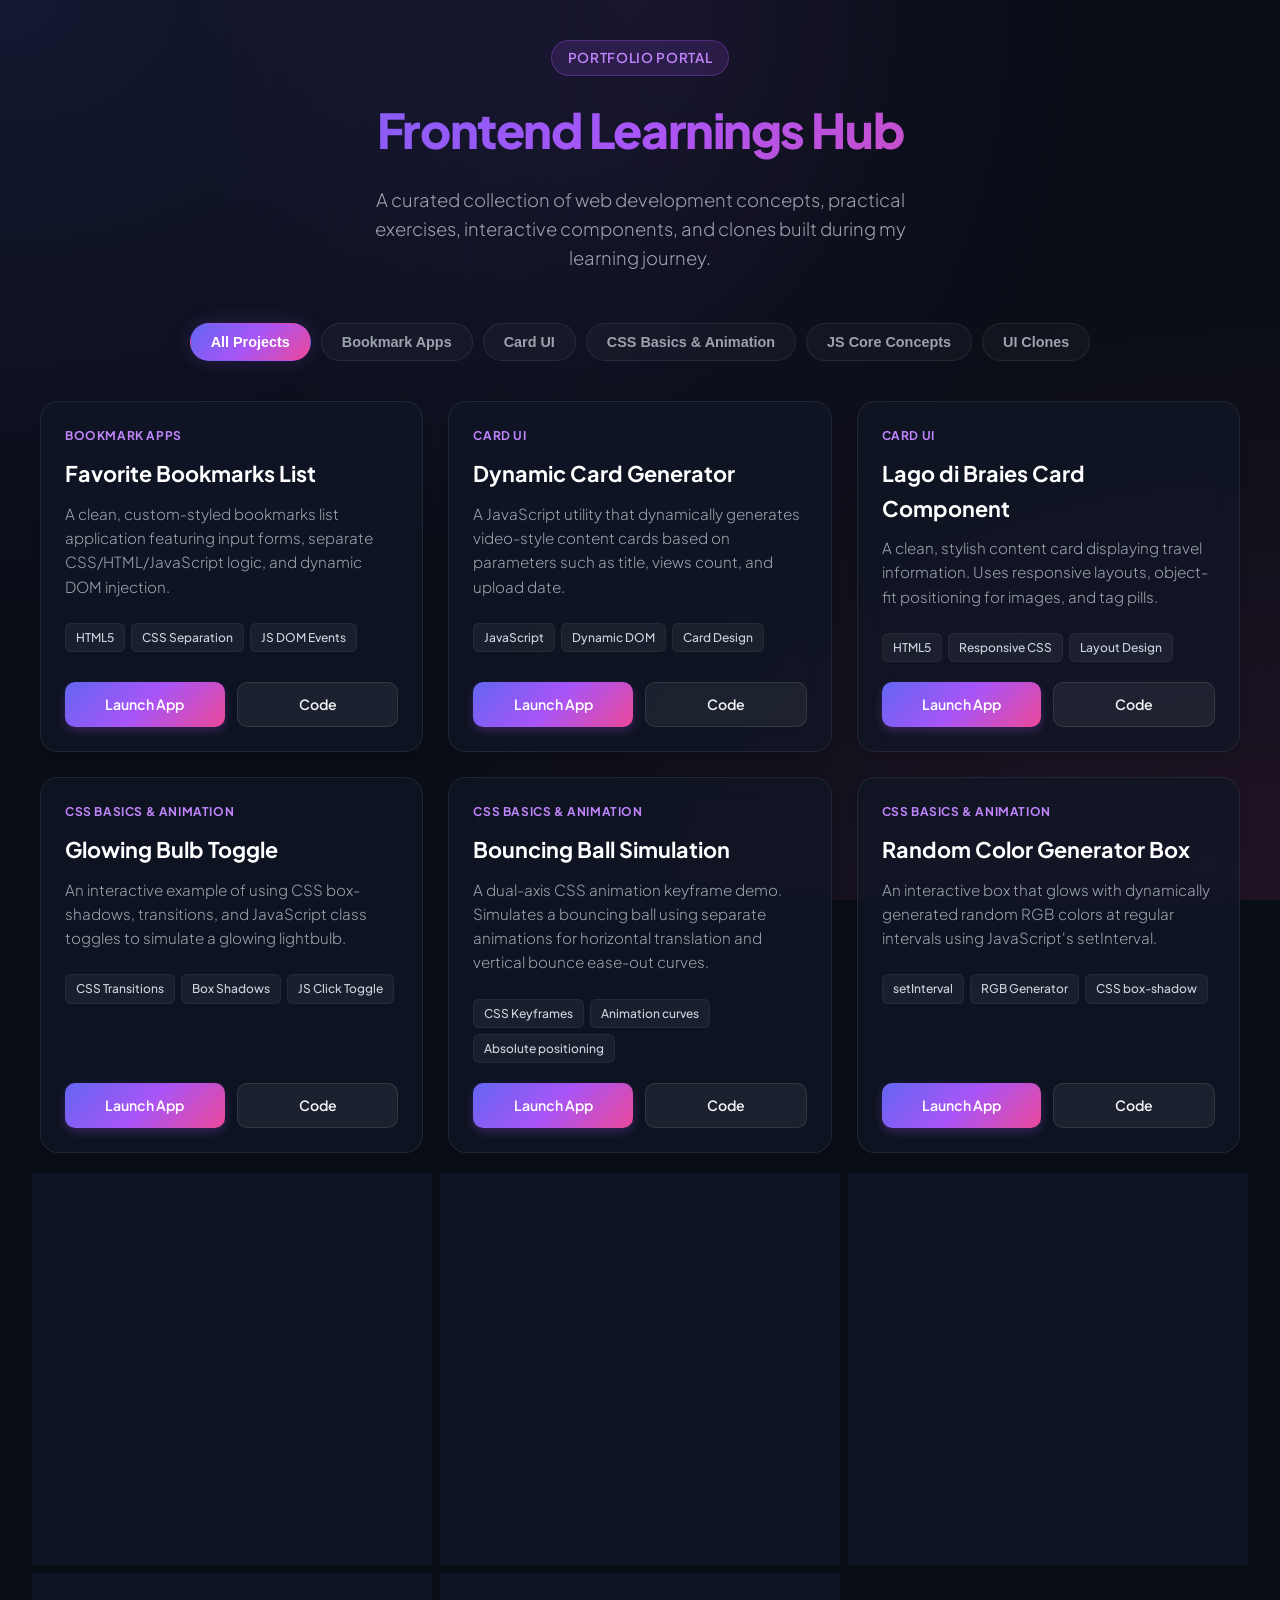
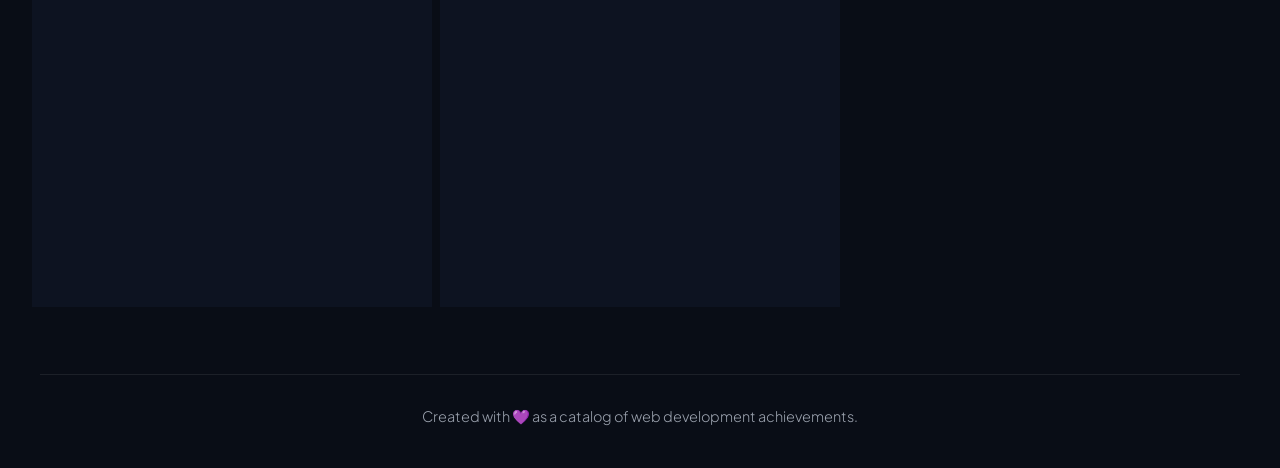
<file: index.html>
<!DOCTYPE html>
<html lang="en">
<head>
  <meta charset="UTF-8">
  <meta name="viewport" content="width=device-width, initial-scale=1.0">
  <title>Frontend Learnings Hub 🚀</title>

  <link rel="preconnect" href="https://fonts.googleapis.com">
  <link rel="preconnect" href="https://fonts.gstatic.com" crossorigin>
  <link href="https://fonts.googleapis.com/css2?family=Plus+Jakarta+Sans:wght@300;400;500;600;700;800&display=swap" rel="stylesheet">
  
  <style>

    :root {
      --bg-dark: #090d16; 
      --bg-card: rgba(17, 24, 39, 0.7);
      --bg-card-hover: rgba(26, 36, 56, 0.85);
      --text-main: #f3f4f6;
      --text-muted: #9ca3af;
      
      /* Harmonious Gradient Colors */
      --primary-grad: linear-gradient(135deg, #6366f1 0%, #a855f7 50%, #ec4899 100%);
      --accent-color: #a855f7;
      --accent-light: #c084fc;
      
      --border-color: rgba(255, 255, 255, 0.08);
      --border-hover: rgba(168, 85, 247, 0.4);
      --shadow-sm: 0 4px 6px -1px rgba(0, 0, 0, 0.1);
      --shadow-lg: 0 10px 25px -5px rgba(0, 0, 0, 0.3), 0 8px 10px -6px rgba(0, 0, 0, 0.3);
      --glow-shadow: 0 0 20px rgba(168, 85, 247, 0.2);
    }

    * {
      box-sizing: border-box;
      margin: 0;
      padding: 0;
    }

    body {
      font-family: 'Plus Jakarta Sans', sans-serif;
      background-color: var(--bg-dark);
      background-image: 
        radial-gradient(at 0% 0%, rgba(99, 102, 241, 0.12) 0px, transparent 50%),
        radial-gradient(at 100% 100%, rgba(236, 72, 153, 0.1) 0px, transparent 50%),
        radial-gradient(at 50% 0%, rgba(168, 85, 247, 0.08) 0px, transparent 50%);
      background-attachment: fixed;
      color: var(--text-main);
      min-height: 100vh;
      line-height: 1.6;
      padding: 40px 20px;
    }

    .container {
      max-width: 1200px;
      margin: 0 auto;
    }


    header {
      text-align: center;
      margin-bottom: 50px;
      position: relative;
    }

    .badge {
      display: inline-block;
      padding: 6px 16px;
      font-size: 0.85rem;
      font-weight: 600;
      border-radius: 9999px;
      background: rgba(168, 85, 247, 0.15);
      border: 1px solid rgba(168, 85, 247, 0.3);
      color: var(--accent-light);
      margin-bottom: 16px;
      letter-spacing: 0.05em;
      text-transform: uppercase;
    }

    h1 {
      font-size: 3rem;
      font-weight: 800;
      letter-spacing: -0.03em;
      margin-bottom: 16px;
      background: var(--primary-grad);
      background-clip: text;
      -webkit-text-fill-color: transparent;
    }

    header p {
      font-size: 1.15rem;
      color: var(--text-muted);
      max-width: 600px;
      margin: 0 auto;
      font-weight: 300;
    }

    .filter-tabs {
      display: flex;
      justify-content: center;
      flex-wrap: wrap;
      gap: 10px;
      margin-bottom: 40px;
    }

    .tab-btn {
      background: rgba(255, 255, 255, 0.03);
      border: 1px solid var(--border-color);
      padding: 10px 20px;
      border-radius: 99px;
      color: var(--text-muted);
      cursor: pointer;
      font-size: 0.9rem;
      font-weight: 600;
      transition: all 0.3s cubic-bezier(0.4, 0, 0.2, 1);
    }

    .tab-btn:hover {
      background: rgba(255, 255, 255, 0.08);
      color: var(--text-main);
      border-color: rgba(255, 255, 255, 0.2);
    }

    .tab-btn.active {
      background: var(--primary-grad);
      color: #fff;
      border-color: transparent;
      box-shadow: var(--glow-shadow);
    }

    .projects-grid {
      display: grid;
      grid-template-columns: repeat(auto-fill, minmax(340px, 1fr));
      gap: 25px;
    }
    .card {
      background: var(--bg-card);
      border: 1px solid var(--border-color);
      border-radius: 18px;
      padding: 24px;
      display: flex;
      flex-direction: column;
      justify-content: space-between;
      backdrop-filter: blur(12px);
      -webkit-backdrop-filter: blur(12px);
      transition: all 0.4s cubic-bezier(0.4, 0, 0.2, 1);
      box-shadow: var(--shadow-sm);
      overflow: hidden;
      position: relative;
    }

    .card::before {
      content: '';
      position: absolute;
      top: 0;
      left: 0;
      width: 100%;
      height: 4px;
      background: var(--primary-grad);
      opacity: 0;
      transition: opacity 0.3s ease;
    }

    .card:hover {
      transform: translateY(-8px);
      background: var(--bg-card-hover);
      border-color: var(--border-hover);
      box-shadow: var(--shadow-lg), var(--glow-shadow);
    }

    .card:hover::before {
      opacity: 1;
    }

    .card-category {
      font-size: 0.75rem;
      text-transform: uppercase;
      font-weight: 700;
      color: var(--accent-light);
      letter-spacing: 0.05em;
      margin-bottom: 12px;
    }

    .card-title {
      font-size: 1.35rem;
      font-weight: 700;
      margin-bottom: 10px;
      color: #fff;
    }

    .card-description {
      font-size: 0.95rem;
      color: var(--text-muted);
      margin-bottom: 24px;
      flex-grow: 1;
      font-weight: 300;
    }

    .card-tags {
      display: flex;
      flex-wrap: wrap;
      gap: 6px;
      margin-bottom: 20px;
    }

    .tag {
      font-size: 0.75rem;
      font-weight: 500;
      padding: 4px 10px;
      border-radius: 6px;
      background: rgba(255, 255, 255, 0.05);
      border: 1px solid rgba(255, 255, 255, 0.05);
      color: #cbd5e1;
    }

    .card-links {
      display: flex;
      gap: 12px;
    }

    .btn {
      flex: 1;
      padding: 10px 14px;
      font-size: 0.88rem;
      font-weight: 600;
      text-decoration: none;
      text-align: center;
      border-radius: 10px;
      transition: all 0.2s ease;
      display: inline-flex;
      align-items: center;
      justify-content: center;
      gap: 6px;
    }

    .btn-primary {
      background: var(--primary-grad);
      color: #fff;
      box-shadow: 0 4px 10px rgba(168, 85, 247, 0.25);
    }

    .btn-primary:hover {
      opacity: 0.95;
      transform: translateY(-1px);
    }

    .btn-secondary {
      background: rgba(255, 255, 255, 0.06);
      border: 1px solid rgba(255, 255, 255, 0.1);
      color: var(--text-main);
    }

    .btn-secondary:hover {
      background: rgba(255, 255, 255, 0.12);
      border-color: rgba(255, 255, 255, 0.2);
    }

  
    footer {
      text-align: center;
      margin-top: 80px;
      padding-top: 30px;
      border-top: 1px solid var(--border-color);
      color: var(--text-muted);
      font-size: 0.9rem;
      font-weight: 300;
    }

    footer a {
      color: var(--accent-light);
      text-decoration: none;
      font-weight: 500;
    }

    footer a:hover {
      text-decoration: underline;
    }


    @keyframes fadeInUp {
      from {
        opacity: 0;
        transform: translateY(20px);
      }
      to {
        opacity: 1;
        transform: translateY(0);
      }
    }

    .card {
      animation: fadeInUp 0.6s cubic-bezier(0.16, 1, 0.3, 1) both;
    }


    .card:nth-child(1) { animation-delay: 0.05s; }
    .card:nth-child(2) { animation-delay: 0.1s; }
    .card:nth-child(3) { animation-delay: 0.15s; }
    .card:nth-child(4) { animation-delay: 0.2s; }
    .card:nth-child(5) { animation-delay: 0.25s; }
    .card:nth-child(6) { animation-delay: 0.3s; }
    .card:nth-child(7) { animation-delay: 0.35s; }
    .card:nth-child(8) { animation-delay: 0.4s; }
    .card:nth-child(9) { animation-delay: 0.45s; }
  </style>
</head>
<body>

  <div class="container">
    <header>
      <span class="badge">Portfolio Portal</span>
      <h1>Frontend Learnings Hub</h1>
      <p>A curated collection of web development concepts, practical exercises, interactive components, and clones built during my learning journey.</p>
    </header>

 
    <div class="filter-tabs">
      <button class="tab-btn active" onclick="filterCategory('all')">All Projects</button>
      <button class="tab-btn" onclick="filterCategory('bookmarks')">Bookmark Apps</button>
      <button class="tab-btn" onclick="filterCategory('cards')">Card UI</button>
      <button class="tab-btn" onclick="filterCategory('css')">CSS Basics & Animation</button>
      <button class="tab-btn" onclick="filterCategory('javascript')">JS Core Concepts</button>
      <button class="tab-btn" onclick="filterCategory('clones')">UI Clones</button>
    </div>


    <div class="projects-grid" id="projectsGrid">

      <div class="card" data-category="bookmarks">
        <div>
          <div class="card-category">Bookmark Apps</div>
          <h2 class="card-title">Favorite Bookmarks List</h2>
          <p class="card-description">A clean, custom-styled bookmarks list application featuring input forms, separate CSS/HTML/JavaScript logic, and dynamic DOM injection.</p>
          <div class="card-tags">
            <span class="tag">HTML5</span>
            <span class="tag">CSS Separation</span>
            <span class="tag">JS DOM Events</span>
          </div>
        </div>
        <div class="card-links">
          <a href="bookmark-apps/index.html" class="btn btn-primary" target="_blank">Launch App</a>
          <a href="https://github.com" class="btn btn-secondary" target="_blank">Code</a>
        </div>
      </div>


      <div class="card" data-category="cards">
        <div>
          <div class="card-category">Card UI</div>
          <h2 class="card-title">Dynamic Card Generator</h2>
          <p class="card-description">A JavaScript utility that dynamically generates video-style content cards based on parameters such as title, views count, and upload date.</p>
          <div class="card-tags">
            <span class="tag">JavaScript</span>
            <span class="tag">Dynamic DOM</span>
            <span class="tag">Card Design</span>
          </div>
        </div>
        <div class="card-links">
          <a href="card-components/dynamic-card-generator/index.html" class="btn btn-primary" target="_blank">Launch App</a>
          <a href="https://github.com" class="btn btn-secondary" target="_blank">Code</a>
        </div>
      </div>

      <div class="card" data-category="cards">
        <div>
          <div class="card-category">Card UI</div>
          <h2 class="card-title">Lago di Braies Card Component</h2>
          <p class="card-description">A clean, stylish content card displaying travel information. Uses responsive layouts, object-fit positioning for images, and tag pills.</p>
          <div class="card-tags">
            <span class="tag">HTML5</span>
            <span class="tag">Responsive CSS</span>
            <span class="tag">Layout Design</span>
          </div>
        </div>
        <div class="card-links">
          <a href="card-components/simple-card/index.html" class="btn btn-primary" target="_blank">Launch App</a>
          <a href="https://github.com" class="btn btn-secondary" target="_blank">Code</a>
        </div>
      </div>

      <div class="card" data-category="css">
        <div>
          <div class="card-category">CSS Basics & Animation</div>
          <h2 class="card-title">Glowing Bulb Toggle</h2>
          <p class="card-description">An interactive example of using CSS box-shadows, transitions, and JavaScript class toggles to simulate a glowing lightbulb.</p>
          <div class="card-tags">
            <span class="tag">CSS Transitions</span>
            <span class="tag">Box Shadows</span>
            <span class="tag">JS Click Toggle</span>
          </div>
        </div>
        <div class="card-links">
          <a href="css-animations/glowing-bulb.html" class="btn btn-primary" target="_blank">Launch App</a>
          <a href="https://github.com" class="btn btn-secondary" target="_blank">Code</a>
        </div>
      </div>

      <div class="card" data-category="css">
        <div>
          <div class="card-category">CSS Basics & Animation</div>
          <h2 class="card-title">Bouncing Ball Simulation</h2>
          <p class="card-description">A dual-axis CSS animation keyframe demo. Simulates a bouncing ball using separate animations for horizontal translation and vertical bounce ease-out curves.</p>
          <div class="card-tags">
            <span class="tag">CSS Keyframes</span>
            <span class="tag">Animation curves</span>
            <span class="tag">Absolute positioning</span>
          </div>
        </div>
        <div class="card-links">
          <a href="css-animations/bouncing-ball.html" class="btn btn-primary" target="_blank">Launch App</a>
          <a href="https://github.com" class="btn btn-secondary" target="_blank">Code</a>
        </div>
      </div>

      <div class="card" data-category="css">
        <div>
          <div class="card-category">CSS Basics & Animation</div>
          <h2 class="card-title">Random Color Generator Box</h2>
          <p class="card-description">An interactive box that glows with dynamically generated random RGB colors at regular intervals using JavaScript's setInterval.</p>
          <div class="card-tags">
            <span class="tag">setInterval</span>
            <span class="tag">RGB Generator</span>
            <span class="tag">CSS box-shadow</span>
          </div>
        </div>
        <div class="card-links">
          <a href="css-animations/random-color-glow.html" class="btn btn-primary" target="_blank">Launch App</a>
          <a href="https://github.com" class="btn btn-secondary" target="_blank">Code</a>
        </div>
      </div>

      <div class="card" data-category="clones">
        <div>
          <div class="card-category">UI Clones</div>
          <h2 class="card-title">UltraEdit Landing Page Clone</h2>
          <p class="card-description">A responsive page layout replica of UltraEdit's website header, navbar, and grid configurations. Focuses on CSS Grid and media queries.</p>
          <div class="card-tags">
            <span class="tag">Media Queries</span>
            <span class="tag">CSS Grid</span>
            <span class="tag">Navbar Layout</span>
          </div>
        </div>
        <div class="card-links">
          <a href="cloned-layouts/ultraedit-clone/index.html" class="btn btn-primary" target="_blank">Launch App</a>
          <a href="https://github.com" class="btn btn-secondary" target="_blank">Code</a>
        </div>
      </div>

      <div class="card" data-category="clones">
        <div>
          <div class="card-category">UI Clones</div>
          <h2 class="card-title">Multicolor Navigation Bar</h2>
          <p class="card-description">A creative navigation bar with colorful hovering pills, sticky header position, a 3D float button, and standard content layout boxes.</p>
          <div class="card-tags">
            <span class="tag">Sticky Positioning</span>
            <span class="tag">Hover transitions</span>
            <span class="tag">UI Layout</span>
          </div>
        </div>
        <div class="card-links">
          <a href="cloned-layouts/multicolor-navbar/index.html" class="btn btn-primary" target="_blank">Launch App</a>
          <a href="https://github.com" class="btn btn-secondary" target="_blank">Code</a>
        </div>
      </div>

      <div class="card" data-category="javascript">
        <div>
          <div class="card-category">JS Core Concepts</div>
          <h2 class="card-title">JS Concept Playground (Levels 1–9)</h2>
          <p class="card-description">Interactive scripting playground where you can select, execute, and verify modules for all 9 levels of JavaScript concepts (Variables, Loops, Closures, Objects, Async Promises).</p>
          <div class="card-tags">
            <span class="tag">ES6+</span>
            <span class="tag">Console Playground</span>
            <span class="tag">Roadmap</span>
          </div>
        </div>
        <div class="card-links">
          <a href="js-concepts-practice/run-js-in-browser.html" class="btn btn-primary" target="_blank">Open Playground</a>
          <a href="https://github.com" class="btn btn-secondary" target="_blank">Code</a>
        </div>
      </div>

      <div class="card" data-category="javascript">
        <div>
          <div class="card-category">JS Core Concepts</div>
          <h2 class="card-title">Level 8: DOM Playground</h2>
          <p class="card-description">A visual sandbox highlighting responsive elements, click handlers, text event listeners, dynamic background colors, and counters.</p>
          <div class="card-tags">
            <span class="tag">DOM Events</span>
            <span class="tag">Input Listeners</span>
            <span class="tag">Interactivity</span>
          </div>
        </div>
        <div class="card-links">
          <a href="js-concepts-practice/level-8-dom/index.html" class="btn btn-primary" target="_blank">Launch Playground</a>
          <a href="https://github.com" class="btn btn-secondary" target="_blank">Code</a>
        </div>
      </div>

      <div class="card" data-category="css">
        <div>
          <div class="card-category">CSS Basics & Animation</div>
          <h2 class="card-title">CSS Grid Practice</h2>
          <p class="card-description">Detailed sandbox exercises mapping out CSS Grid layouts, track sizing, template columns, rows, spacing, and explicit alignments.</p>
          <div class="card-tags">
            <span class="tag">CSS Grid</span>
            <span class="tag">Tracks & Gaps</span>
            <span class="tag">Layout Practice</span>
          </div>
        </div>
        <div class="card-links">
          <a href="css-basics-grids/grid-practice-1.html" class="btn btn-primary" target="_blank">Grid 1</a>
          <a href="css-basics-grids/grid-practice-2.html" class="btn btn-secondary" target="_blank">Grid 2</a>
        </div>
      </div>

    </div>

    <footer>
      <p>Created with 💜 as a catalog of web development achievements.</p>
    </footer>
  </div>

  <script>
    function filterCategory(category) {

      const tabs = document.querySelectorAll('.tab-btn');
      tabs.forEach(tab => {
        tab.classList.remove('active');
        if(tab.innerText.toLowerCase().includes(category) || 
        (category === 'all' && tab.innerText.toLowerCase().includes('all')) ||
        (category === 'bookmarks' && tab.innerText.toLowerCase().includes('bookmark')) ||
        (category === 'cards' && tab.innerText.toLowerCase().includes('card ui')) ||
        (category === 'css' && tab.innerText.toLowerCase().includes('css basics')) ||
        (category === 'javascript' && tab.innerText.toLowerCase().includes('js core')) ||
        (category === 'clones' && tab.innerText.toLowerCase().includes('ui clones'))) {
             tab.classList.add('active');
          }
      });

      const cards = document.querySelectorAll('.card');
      cards.forEach(card => {
        const cardCat = card.getAttribute('data-category');
        if (category === 'all' || cardCat === category) {
          card.style.display = 'flex';
          card.style.animation = 'fadeInUp 0.5s cubic-bezier(0.16, 1, 0.3, 1) both';
        } else {
          card.style.display = 'none';
        }
      });
    }
  </script>
</body>
</html>
</file>
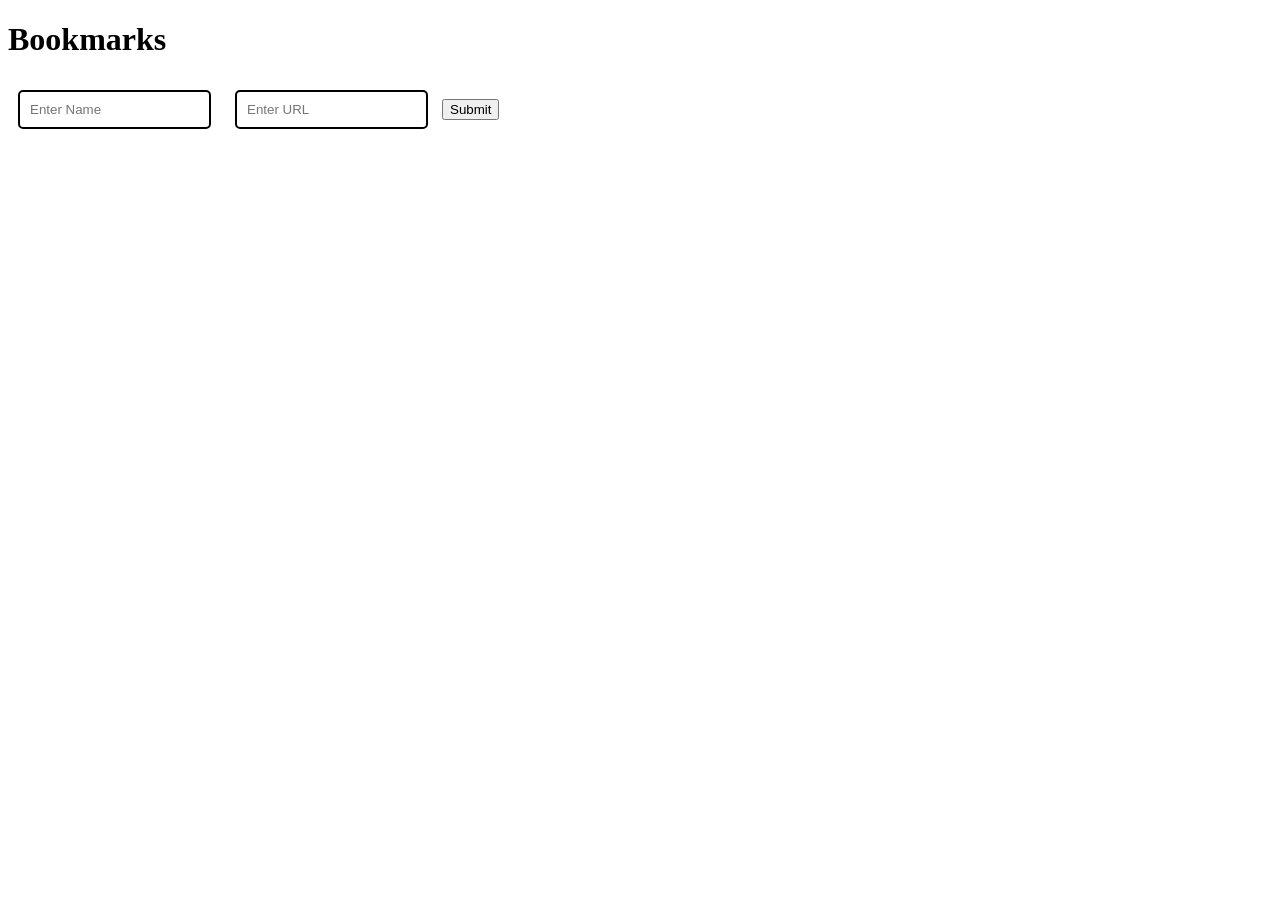
<file: bookmark-apps/index.html>
<!DOCTYPE html>
<html lang="en">
<head>
    <meta charset="UTF-8">
    <meta name="viewport" content="width=device-width, initial-scale=1.0">
    <title>Bookmarks</title>
    <link rel="stylesheet" href="bookmarks.css">
</head>
<body>
    <H1>Bookmarks</H1>
    <form method="get">
        <input type="text" id="name" placeholder="Enter Name">
        <input type="text" id="url" placeholder="Enter URL">
        <button type="submit" id="submit">Submit</button>
    </form>
    <div class="container">
        <ul id="list">
        </ul>
    </div>
    <script src="bookmarks.js"></script>
</body>
</html>
</file>
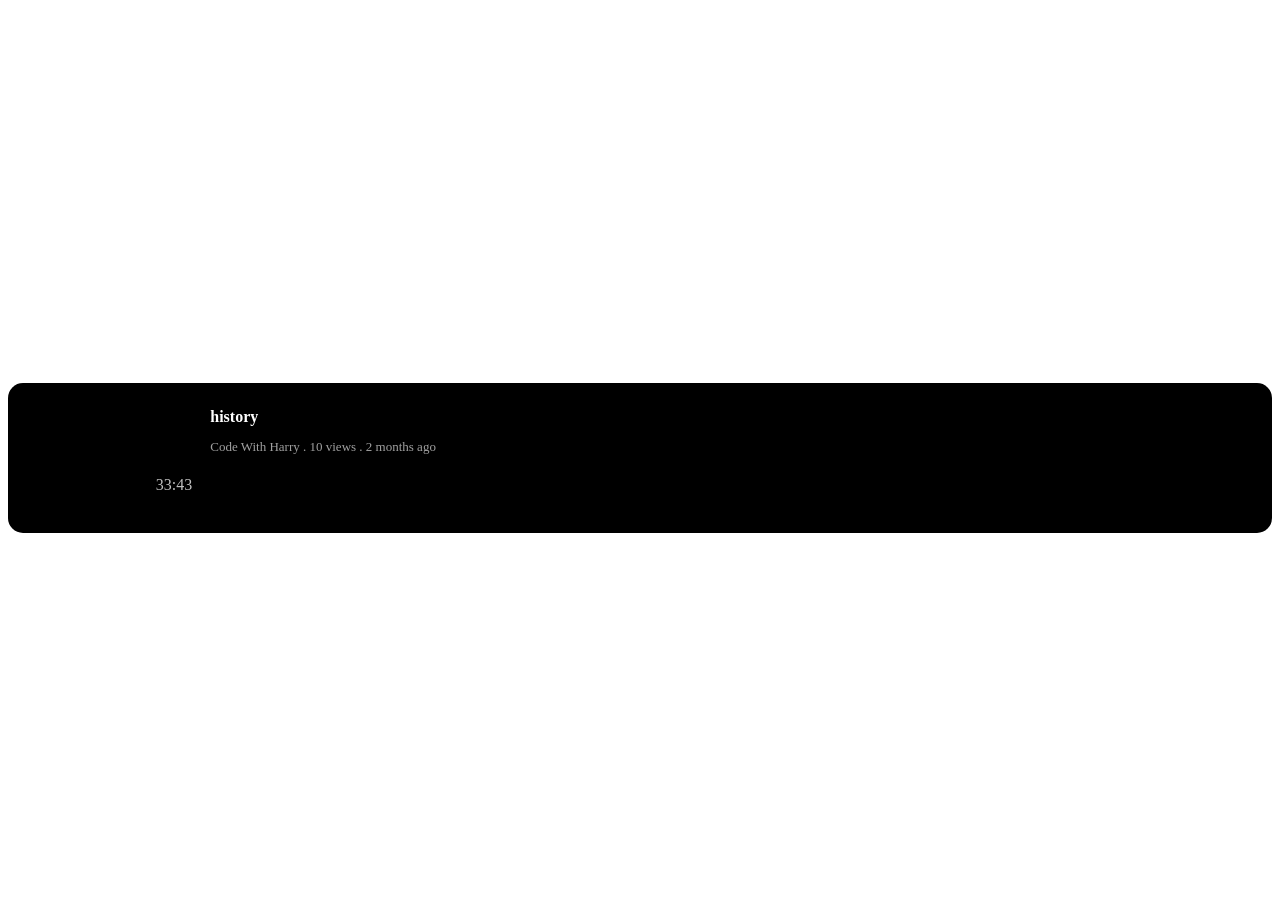
<file: card-components/dynamic-card-generator/index.html>
<!DOCTYPE html>
<html lang="en">
<head>
    <meta charset="UTF-8">
    <meta name="viewport" content="width=device-width, initial-scale=1.0">
    <title>Card Generator</title>
    <style>
        .container{
            height: 100vh;
            align-content: center;
        }
        .box{
            background-color: rgb(0, 0, 0);
            height: 150px;
            border-radius: 15px;
            display: flex;
            
        }
        .img{
            margin: 2%;
            background-image: url(https://i.ytimg.com/vi/KtL-SQ20Q0s/hqdefault.jpg?sqp=-oaymwEbCKgBEF5IVfKriqkDDggBFQAAiEIYAXABwAEG&rs=AOn4CLABJhdIBqlilwXKzJqa6StynbJT4Q);
            height : 93px;
            width: 167px;
            display:flex;
            justify-content: flex-end;
            align-items: flex-end;
            border-radius: 10px;
            margin-right: 0;
        }
        .time{
            margin: 5px;
            background-color: black;
            color: white;
            padding: 2px 3px;
            border-radius: 5px;
            opacity: 75%;
        }
        .title{
            color: white;
            margin: 2% 0;
            margin-left: 10px;
            
        }
        .chann{
            color:rgb(160, 160, 160);
            font-size: small;
        }

    </style>
</head>
<body>
    <div class="container">
   
    </div>
    <script src="card_gen.js"></script>
</body>
</html>
</file>
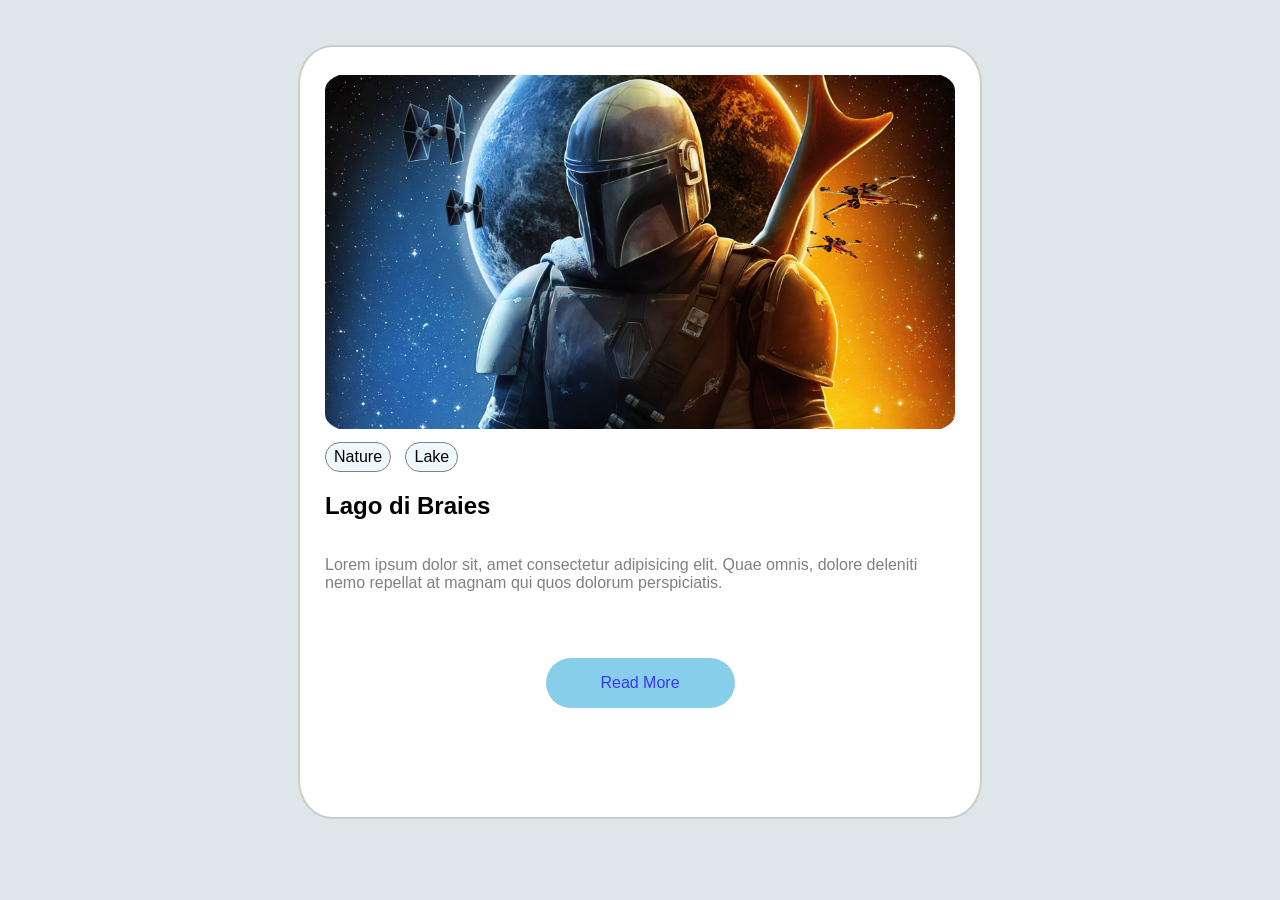
<file: card-components/simple-card/index.html>
<!DOCTYPE html>
<html lang="en">

<head>
    <meta charset="UTF-8">
    <meta name="viewport" content="width=device-width, initial-scale=1.0">
    <title>Document</title>
    <style>
        body {
            font-family: Arial, Helvetica, sans-serif;
            background-color: #dfe6ea;
        }

        .box {
            width: 70vh;
            height: 80vh;
            margin: 5vh auto;
            border: 2px solid #ccc;
            background-color: rgb(255, 255, 255);
            padding: 25px;
            border-radius: 5%;
        }
        .img9{
            height: 50%;
            width: auto;
            margin :0px 0px 10px 0px;
        }
        img{
            height: 100%;
            width: 100%;
            object-fit: contain;
            border-radius: 5%;
        }   
        .b {
            border: 1px solid grey;
            padding: 5px 8px;
            margin-right: 10px;
            display: inline-block;
            border-radius: 999px;
            background-color: aliceblue;
        }
        .blue{
            color:rgb(56, 56, 240);
            display: flex;
            justify-content: center;
            background-color: #87CEEB;
            margin: 8% 35%;
            border-radius: 999px;
        }
        .d{
            overflow: auto;
        }
        div > p{
            font-family: Arial, Helvetica, sans-serif;
            font-size:14 px;
            color:gray;;
        }
    </style>
</head>

<body>
    <div class="box">
        <div class="img9">
            <img src="mando.jpg" alt="no photo">
        </div>
        <div class="a">
            <span class="b">Nature</span>
            <span class="b">Lake</span>
        </div>
        <div class="c">
            <h2>Lago di Braies</h2>
        </div>
        <div class="d">
            <p>Lorem ipsum dolor sit, amet consectetur adipisicing elit. Quae omnis, dolore deleniti nemo repellat at
            magnam qui quos dolorum perspiciatis.</p>
        </div>
         <span class="blue">
            <p id="center">Read More</p></span>
    </div>
</body>

</html>
</file>
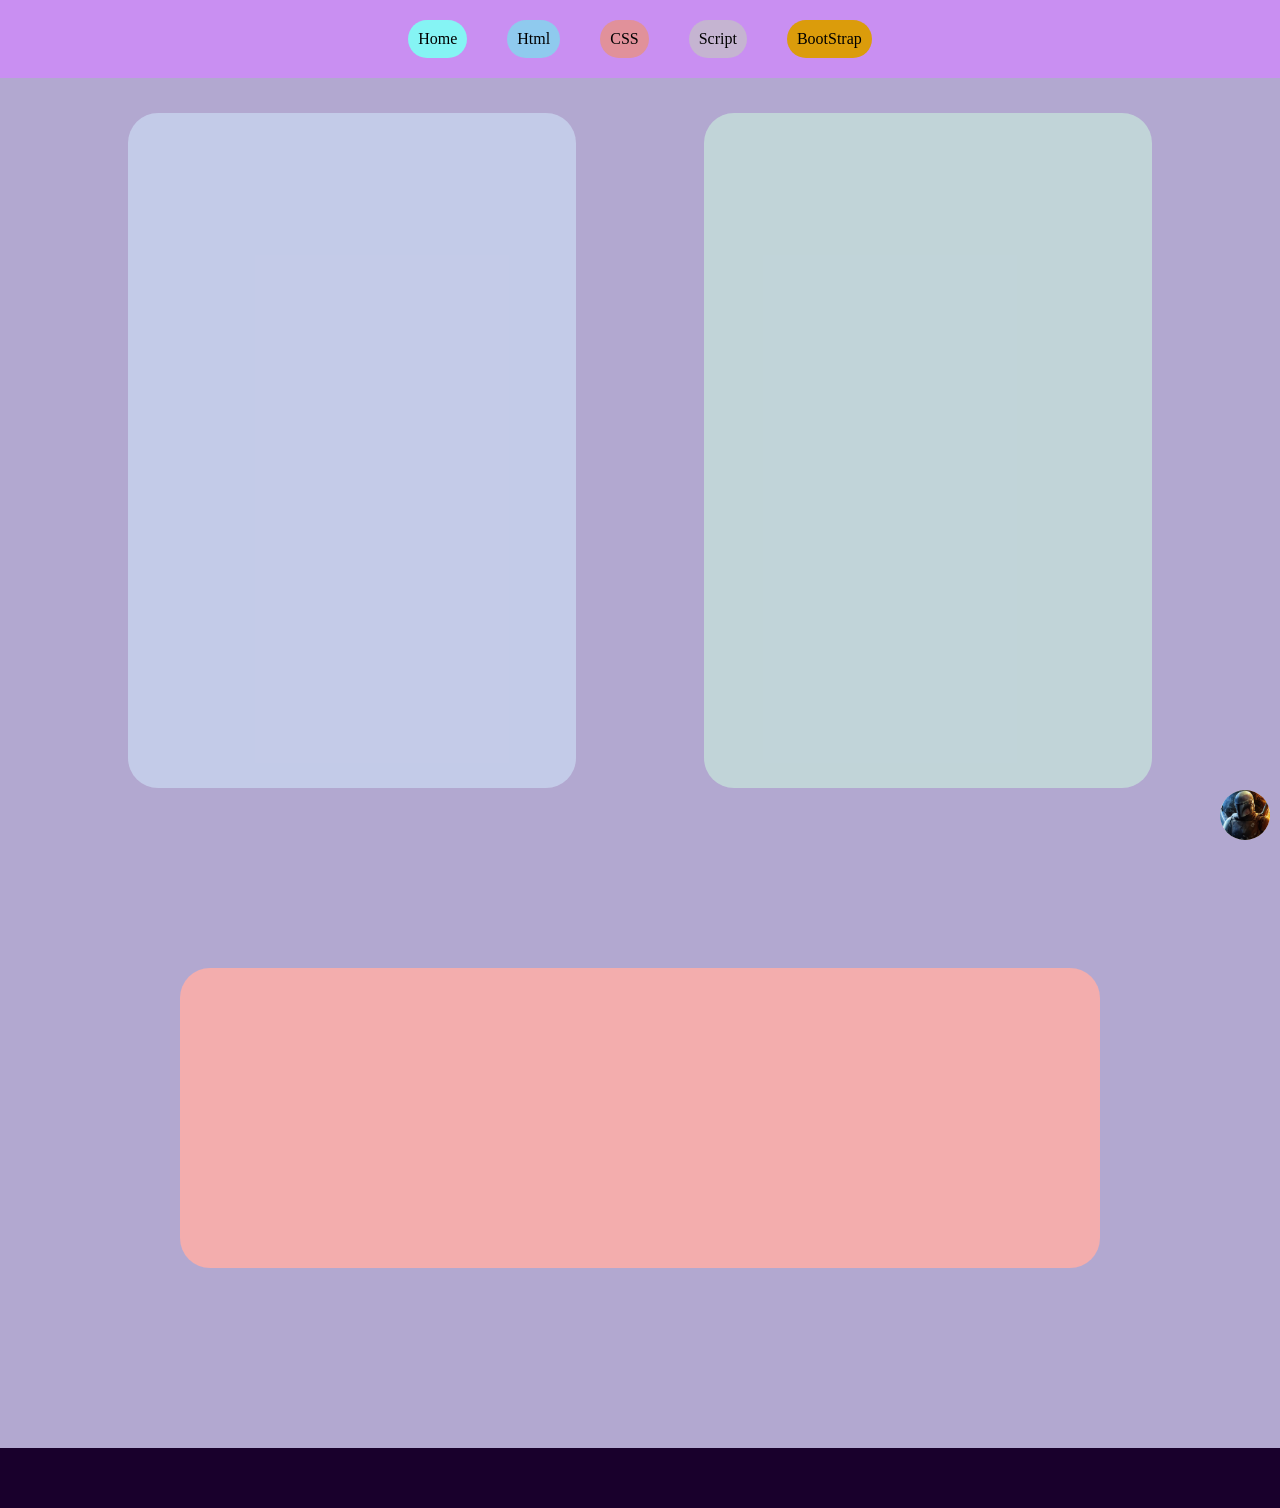
<file: cloned-layouts/multicolor-navbar/index.html>
<!DOCTYPE html>
<html lang="en">

<head>
    <meta charset="UTF-8">
    <meta name="viewport" content="width=device-width, initial-scale=1.0">
    <title>Multicolor nav Bar</title>
    <style>
        * {
            margin: 0;
            padding: 0;
        }

        body {
            background-color: rgb(178, 168, 208);
            min-height: 100vh;
        }
        header{
            position: sticky;
            top: 0;
            z-index: 11000;
        }

        nav {
            
            width: 100%;
            background-color: rgb(201, 143, 242);
        }

        ul {
            display: flex;
            justify-content: center;
        }

        ul li {
            list-style: none;
            padding: 10px;
            font-weight: 100;
            margin: 20px;
            border-radius: 999px;
        }

        a {
            text-decoration: none;
            color: inherit;
        }

        #a {
            background-color: rgb(133, 244, 244);
        }

        #a:hover {
            background-color: rgb(157, 237, 157);
        }

        #b {
            background-color: rgb(143, 202, 238);
        }

        #b:hover {
            background-color: rgb(157, 237, 157);
        }

        #c {
            background-color: rgb(225, 145, 154);
        }

        #c:hover {
            background-color: rgb(157, 237, 157);
        }

        #d {
            background-color: rgb(197, 180, 209);
        }

        #d:hover {
            background-color: rgb(157, 237, 157);
        }

        #e {
            background-color: rgb(219, 156, 11);
        }

        #e:hover {
            background-color: rgb(157, 237, 157);
        }

        .boxes {
            display: flex;
            margin: 35px 10vw;
        }

        .left {
            height: 75vh;
            width: 40vw;
            margin-right: 10vw;
          
            background-color: rgba(205, 221, 244, 0.655);
            border-radius: 30px;
        }

        .right {
            height: 75vh;
            width: 40vw;
            background-color: rgba(200, 232, 221, 0.686);
            border-radius: 30px;
        }

        .rect {
            height: 300px;
            width: auto;
            background-color: rgb(243, 173, 173);
            margin: 20vh;
            border-radius: 30px;
        }
        .foot{
            background-color: rgb(25, 0, 44);
            color: white;
            padding: 30px;
            text-align: center;
            font-family: sans-serif;
        }
        .fix{
            height: 50px;
            width: 50px;
            background-color: antiquewhite;
            border-radius: 100%;
            position: fixed;
            bottom: 60px;
            right: 10px; 
        }
        img{
            height: 100%;
            width: 100%;
            object-fit: cover;
            border-radius: 100%;
            
        }
    </style>
</head>

<body>
   <header>
    <nav>
        <ul>
            <li id="a">
            <a href="https://www.youtube.com" target="_blank">Home
            </a></li>
            <li id="b">Html</li>
            <li id="c">CSS</li>
            <li id="d">Script</li>
            <li id="e">BootStrap</li>
        </ul>
    </nav>
    </header>
    <main>
        <div class="boxes">
            <div class="left"></div>
            <div class="right"></div>
        </div>
        <div class="rect">
        </div>
        <div class="fix">
            <img src="mando.jpg" alt="mando">
        </div>
    </main>
    <footer>
        <div class="foot"></div>
    </footer>
</body>

</html>
</file>
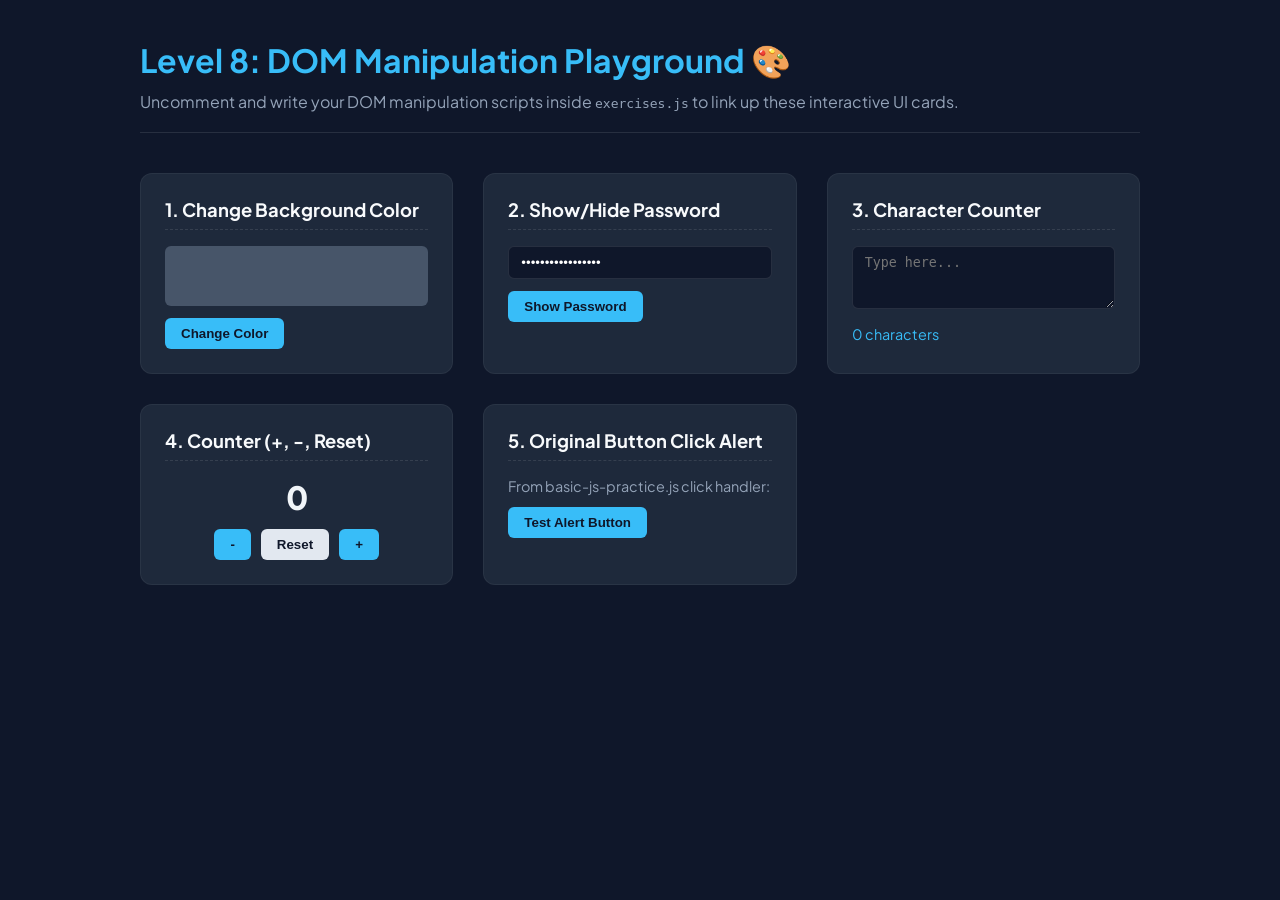
<file: js-concepts-practice/level-8-dom/index.html>
<!DOCTYPE html>
<html lang="en">
<head>
  <meta charset="UTF-8">
  <meta name="viewport" content="width=device-width, initial-scale=1.0">
  <title>Level 8: DOM Manipulation Practice ⚡</title>
  <link rel="preconnect" href="https://fonts.googleapis.com">
  <link rel="preconnect" href="https://fonts.gstatic.com" crossorigin>
  <link href="https://fonts.googleapis.com/css2?family=Plus+Jakarta+Sans:wght@400;500;600;700;800&display=swap" rel="stylesheet">
  <style>
    body {
      font-family: 'Plus Jakarta Sans', sans-serif;
      background: #0f172a;
      color: #f1f5f9;
      padding: 40px 20px;
      margin: 0;
    }
    .container {
      max-width: 1000px;
      margin: 0 auto;
    }
    header {
      margin-bottom: 40px;
      border-bottom: 1px solid rgba(255, 255, 255, 0.1);
      padding-bottom: 20px;
    }
    h1 {
      margin: 0 0 10px 0;
      color: #38bdf8;
    }
    p {
      color: #94a3b8;
      margin: 0;
    }
    .playground-grid {
      display: grid;
      grid-template-columns: repeat(auto-fill, minmax(300px, 1fr));
      gap: 30px;
    }
    .card {
      background: #1e293b;
      border: 1px solid rgba(255, 255, 255, 0.05);
      border-radius: 12px;
      padding: 24px;
    }
    .card-title {
      font-size: 1.15rem;
      font-weight: 700;
      margin-bottom: 16px;
      color: #f8fafc;
      border-bottom: 1px dashed rgba(255, 255, 255, 0.1);
      padding-bottom: 8px;
    }
    button {
      background: #38bdf8;
      color: #0f172a;
      border: none;
      padding: 8px 16px;
      font-weight: 600;
      border-radius: 6px;
      cursor: pointer;
      transition: background 0.2s;
    }
    button:hover {
      background: #7dd3fc;
    }
    .input-field {
      background: #0f172a;
      border: 1px solid rgba(255, 255, 255, 0.1);
      padding: 8px 12px;
      color: #fff;
      border-radius: 6px;
      width: 100%;
      box-sizing: border-box;
      margin-bottom: 12px;
    }
    .input-field:focus {
      outline: none;
      border-color: #38bdf8;
    }
    /* DOM visual helpers */
    .color-box {
      height: 60px;
      background: #475569;
      border-radius: 6px;
      margin-bottom: 12px;
      transition: background 0.3s;
    }
    .counter-value {
      font-size: 2rem;
      font-weight: 800;
      text-align: center;
      margin: 12px 0;
    }
  </style>
</head>
<body>
  <div class="container">
    <header>
      <h1>Level 8: DOM Manipulation Playground 🎨</h1>
      <p>Uncomment and write your DOM manipulation scripts inside <code>exercises.js</code> to link up these interactive UI cards.</p>
    </header>

    <div class="playground-grid">
      
      <!-- Challenge 1: Change Background Color -->
      <div class="card" id="bgCard">
        <div class="card-title">1. Change Background Color</div>
        <div class="color-box" id="colorBox"></div>
        <button id="bgBtn">Change Color</button>
      </div>

      <!-- Challenge 2: Show/Hide Password -->
      <div class="card">
        <div class="card-title">2. Show/Hide Password</div>
        <input type="password" id="passwordInput" class="input-field" value="secretpassword123">
        <button id="togglePasswordBtn">Show Password</button>
      </div>

      <!-- Challenge 3: Character Counter -->
      <div class="card">
        <div class="card-title">3. Character Counter</div>
        <textarea id="charArea" class="input-field" rows="3" placeholder="Type here..."></textarea>
        <div id="charCounter" style="font-size:0.9rem; color:#38bdf8;">0 characters</div>
      </div>

      <!-- Challenge 4: Counter -->
      <div class="card">
        <div class="card-title">4. Counter (+, -, Reset)</div>
        <div class="counter-value" id="counterVal">0</div>
        <div style="display:flex; gap:10px; justify-content:center;">
          <button id="cntSub">-</button>
          <button id="cntReset" style="background:#e2e8f0; color:#0f172a;">Reset</button>
          <button id="cntAdd">+</button>
        </div>
      </div>

      <!-- Challenge 5: Original Click Test Button -->
      <div class="card">
        <div class="card-title">5. Original Button Click Alert</div>
        <p style="margin-bottom:12px; font-size:0.9rem;">From basic-js-practice.js click handler:</p>
        <button id="button">Test Alert Button</button>
      </div>

      <!-- Dynamic Cards can be added below for modal, accordion, tabs, carousel, shopping cart etc. -->
    </div>
  </div>

  <script src="exercises.js"></script>
</body>
</html>
</file>
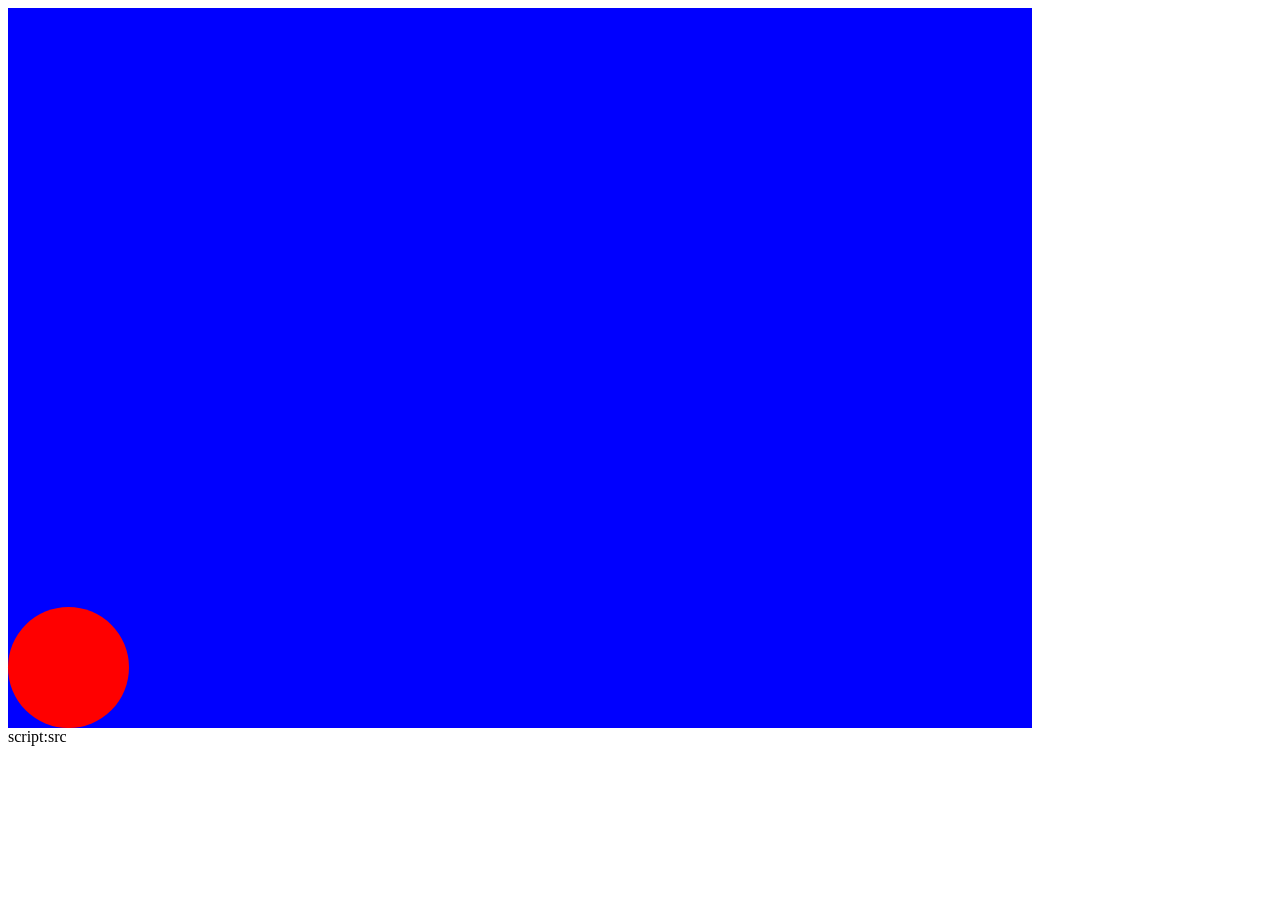
<file: css-animations/bouncing-ball.html>
<!DOCTYPE html>
<html lang="en">

<head>
    <meta charset="UTF-8">
    <meta name="viewport" content="width=device-width, initial-scale=1.0">
    <title>Document</title>
    <style>
        .box {
            height: 121px;
            width: 121px;
            background-color: red;
            border-radius: 70px;
            position: absolute;
            bottom: 0;
            left: 0;
            animation: X-bounce 3s linear infinite,
                        Y-bounce 0.75s ease-out infinite alternate;
        }

        .container {
            position: relative;
            height: 80vh;
            width: 80vw;
            background-color: blue;
        }

        @keyframes X-bounce {
           from{
            left: 0%;
           }
           to {
            left:90%;
           }
        }
        @keyframes Y-bounce{
            from{
                bottom: 0%;
            }
            to{
                bottom: 80%;
            }
        }
        
    </style>
</head>

<body>
    <div class="container">

        <div class="box">
        </div>
    </div>
</body>
    script:src
</html>
</file>
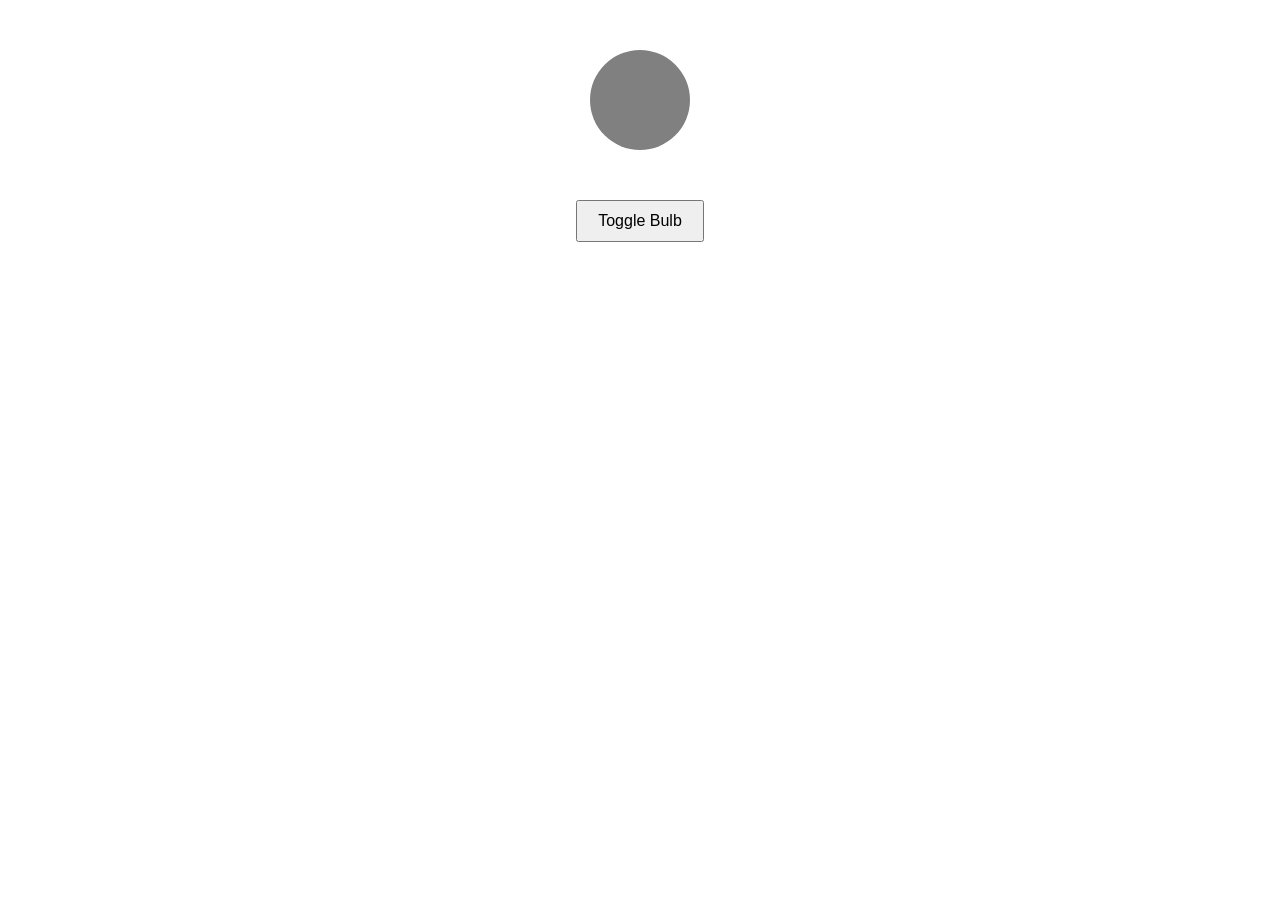
<file: css-animations/glowing-bulb.html>
<!DOCTYPE html>
<html lang="en">
<head>
  <meta charset="UTF-8">
  <title>Glowing Bulb</title>
  <style>
    .bulb {
      width: 100px;
      height: 100px;
      border-radius: 50%;
      background-color: gray;
      margin: 50px auto;
      transition: all 0.3s ease;
    }

    .glow {
      background-color: yellow;
      box-shadow: 0 0 30px 15px yellow;
    }

    button {
      display: block;
      margin: 20px auto;
      padding: 10px 20px;
      font-size: 16px;
    }
  </style>
</head>
<body>
  <div class="bulb" id="bulb"></div>
  <button onclick="toggleBulb()">Toggle Bulb</button>

  <script>
   function toggleBulb(){
    document.getElementById('bulb').classList.toggle('glow')
   }
  </script>
</body>
</html>
</file>
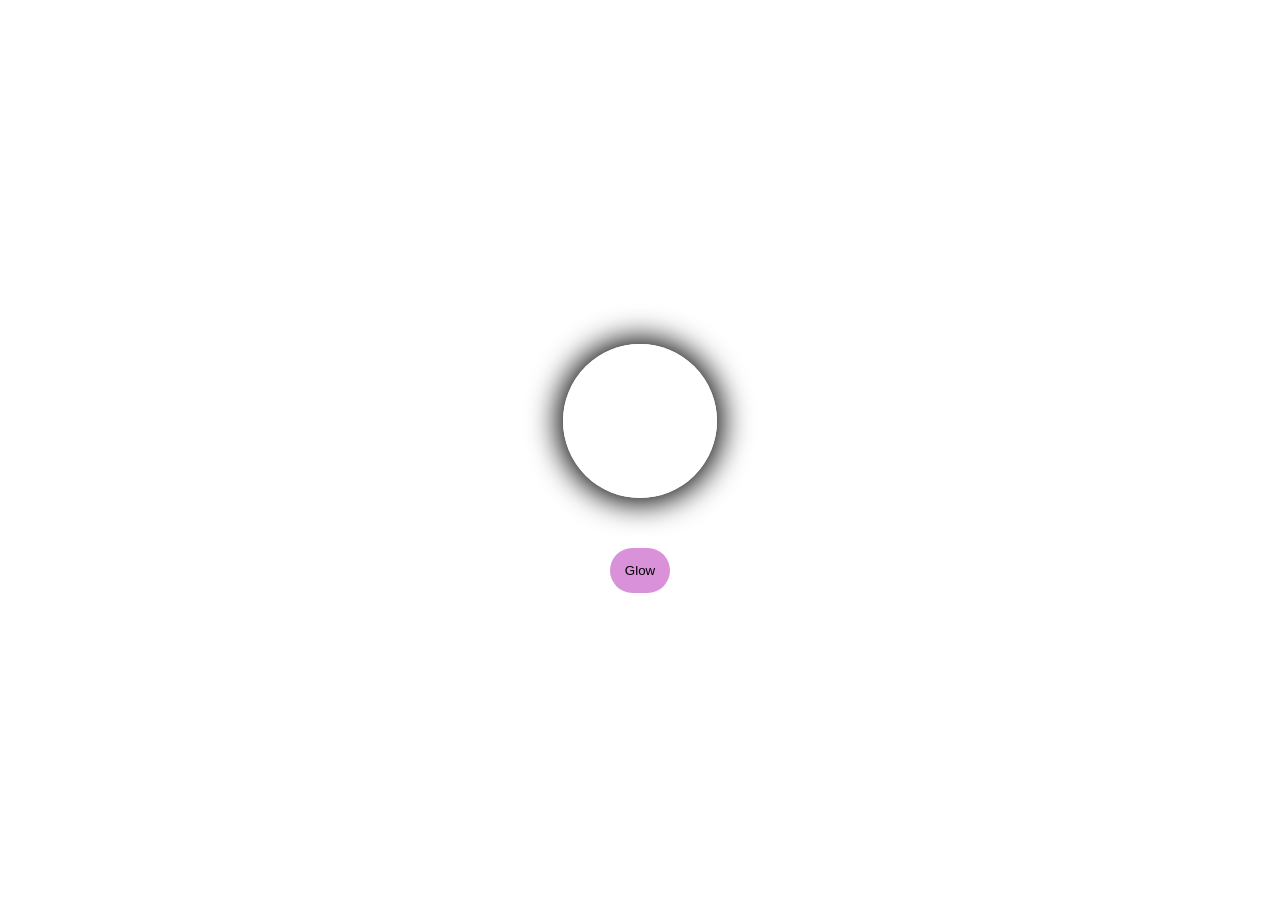
<file: css-animations/random-color-glow.html>
<!DOCTYPE html>
<html lang="en">
<head>
    <meta charset="UTF-8">
    <meta name="viewport" content="width=device-width, initial-scale=1.0">
    <title>random</title>
    <style>
        body{
            height: 100vh;
            display: flex;
            flex-direction: column;
            justify-content: center;
            align-items: center;
        }
        .container{
            border:2px solid rgb(255, 255, 255);
            height: 150px; 
            width:150px;
            border-radius: 100px;
            margin: 20px;
            box-shadow: 0px 0px 30px 5px ;
            transition: all 1s ease;
        }
        #glow{
            border: none;
            padding: 15px;
            margin-top: 30px;
            border-radius: 999px;
            background-color: rgb(217, 145, 217);
        }
    </style>
</head>
<body>
    <div class="container">
    </div>
    <button id="glow">Glow</button>
    
    <script>
        function hi(){
            let my=setInterval(()=>{
                let a =(Math.floor(Math.random()*256))
                let b =(Math.floor(Math.random()*256))
                let c =(Math.floor(Math.random()*256))
                let d=document.querySelector('.container').style
                d.backgroundColor = `rgb(${a}, ${b}, ${c})`;
                d.border=`2px solid rgb(${a}, ${b}, ${c})`;
                d.boxShadow = `0 0 30px 5px rgb(${a}, ${b}, ${c})`;
            },1500)}
        let a=document.getElementById('glow')
        a.addEventListener('click',hi)
    </script>
</body>
</html>
</file>
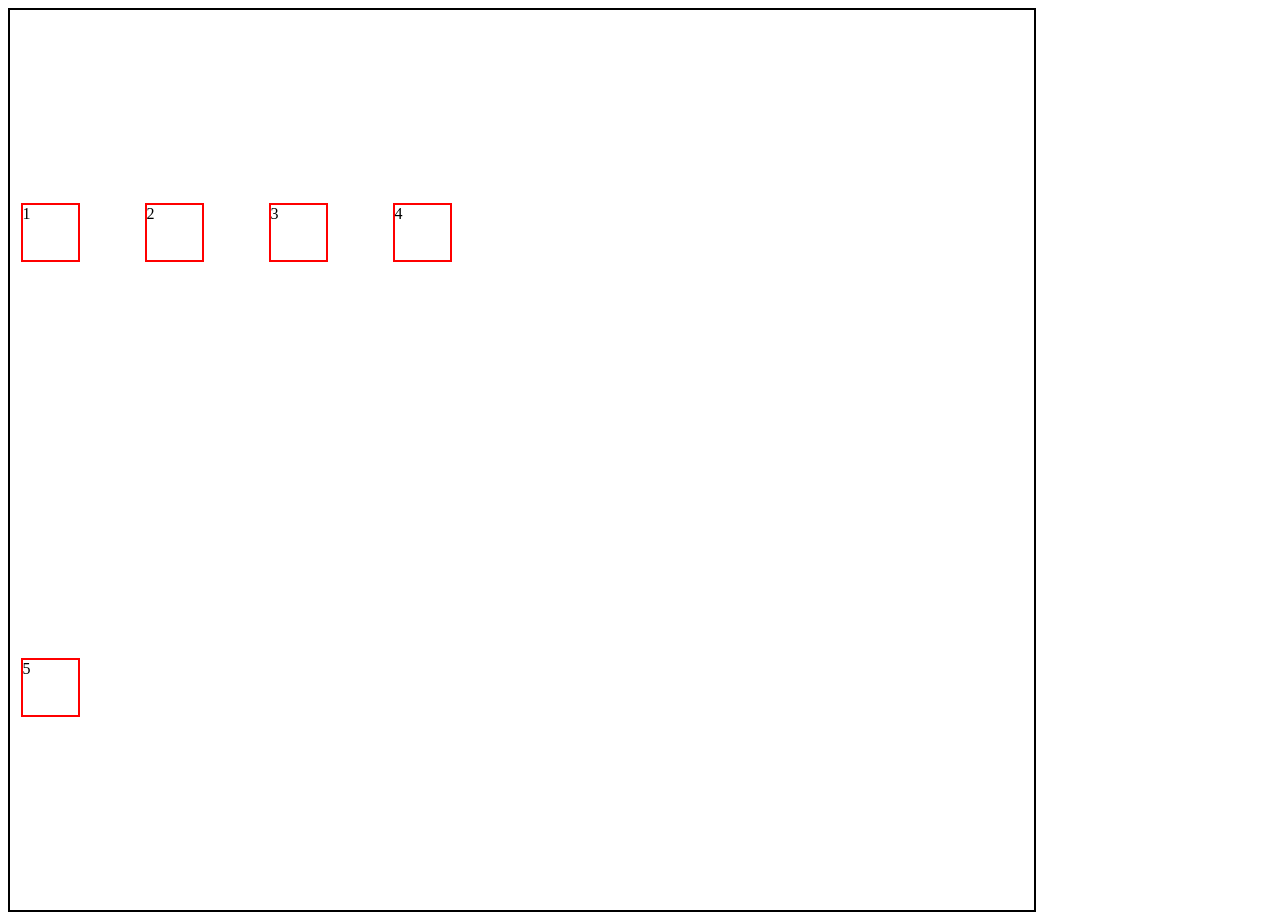
<file: css-basics-grids/grid-practice-1.html>
<!DOCTYPE html>
<html lang="en">
<head>
    <meta charset="UTF-8">
    <meta name="viewport" content="width=device-width, initial-scale=1.0">
    <title>CSS grids</title>
    <style>
        .container{
            border: 2px solid black;
            display: grid;
            height:100vh;
            width: 80vw;
            /* grid-template-columns: [pehla] 120px [doosra] 100px [t];
            grid-template-rows: 100px 100px 100px; */
            grid-template-columns: repeat(4,80px);
            gap: 10px;
            column-gap: 44px;
            justify-items: center;
            align-items: center;
        }
        .items{
            border: 2px solid red;
            height: 55px;
            width: 55px
        }
 
        /* .items1{
            grid-row: 1/2;
            grid-column: 1/2;
        }
        .items4{
            grid-row: 1/2;
            grid-column: doosra/t;
        } */
    </style>
</head>
<body>
    <div class="container">
        <div class="items items1">1</div>
        <div class="items items2">2</div>
        <div class="items items3">3</div>
        <div class="items items4">4</div>
        <div class="items items5">5</div>
    </div>
</body>
</html>
</file>
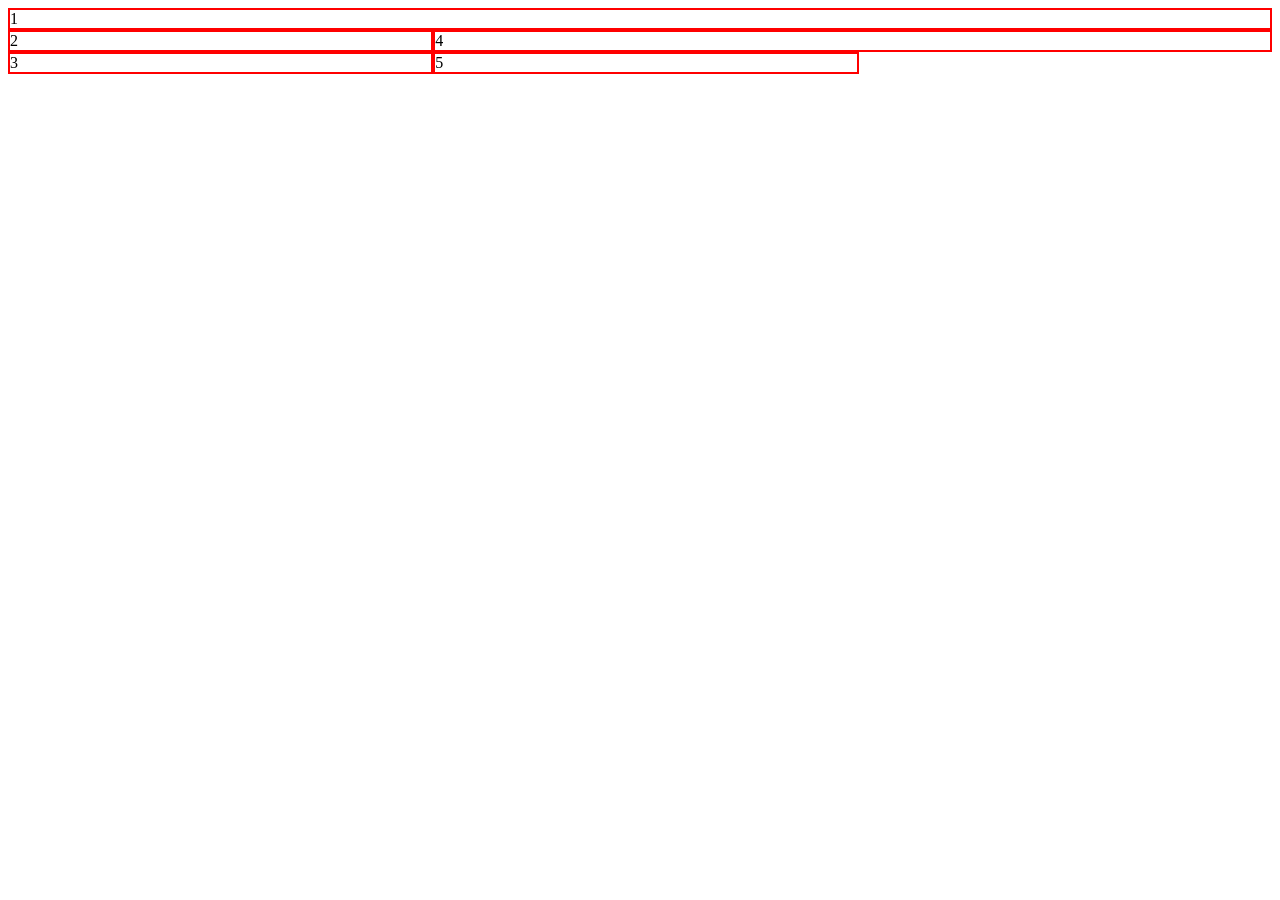
<file: css-basics-grids/grid-practice-2.html>
<!DOCTYPE html>
<html lang="en">
<head>
    <meta charset="UTF-8">
    <meta name="viewport" content="width=device-width, initial-scale=1.0">
    <title>CSS grids</title>
    <style>
        .container{
            border: 2pxx solid black;
            display: grid;
            grid-template-areas: "nav nav nav"
                                 "side article article";}
                                
        .items{
            border: 2px solid red;
            /* height: 55px;
            width: 55px */
        }
 
        .items1{
            grid-area: nav;
        }
        .items4{
            grid-area:article;
        }
    </style>
</head>
<body>
    <div class="container">
        <div class="items items1">1</div>
        <div class="items items2">2</div>
        <div class="items items3">3
        </div>
        <div class="items items4">4</div>
        <div class="items items5">5</div>
    </div>
</body>
</html>
</file>
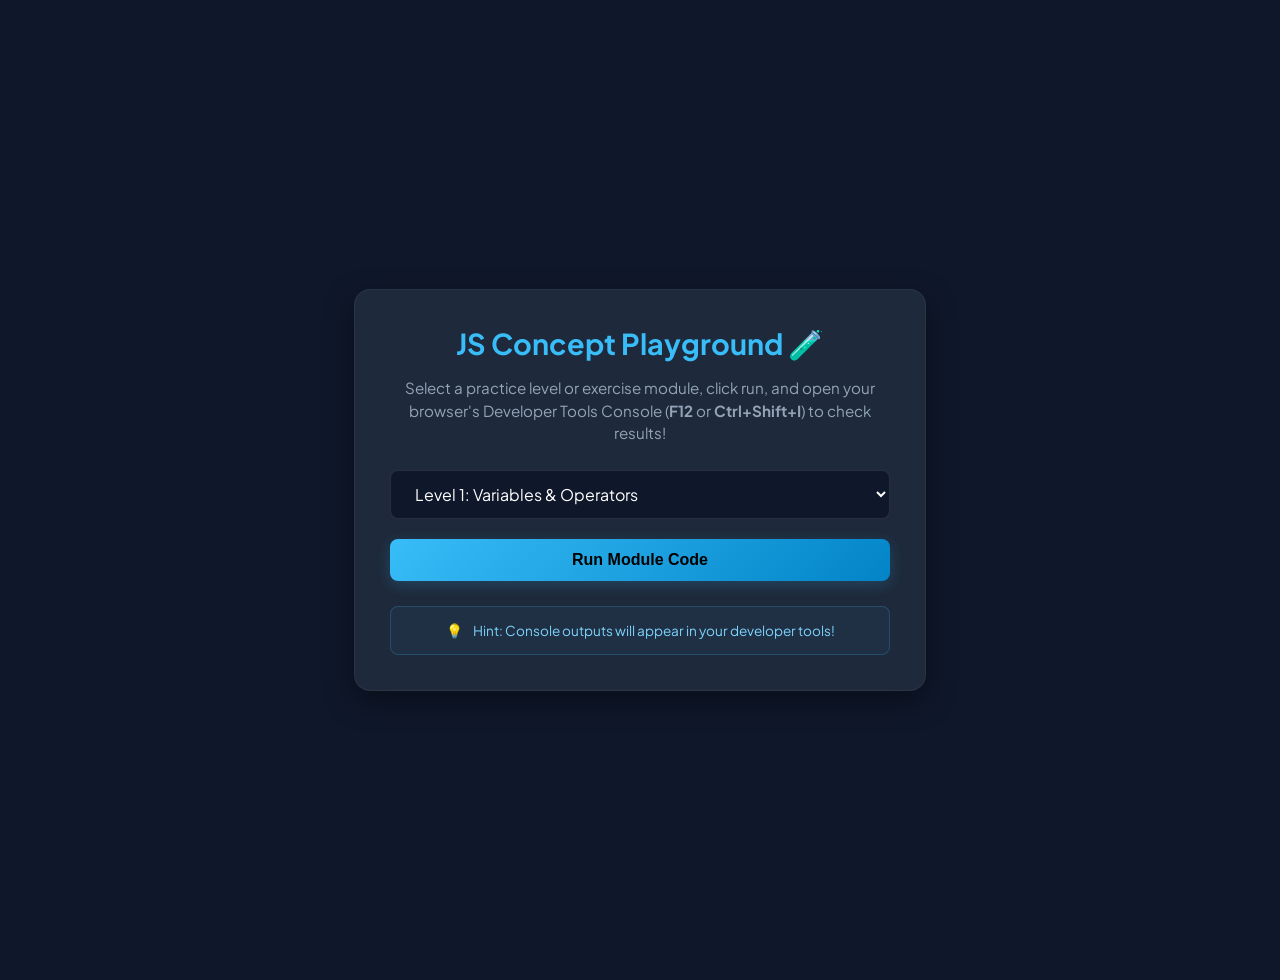
<file: js-concepts-practice/run-js-in-browser.html>
<!DOCTYPE html>
<html lang="en">

<head>
    <meta charset="UTF-8">
    <meta name="viewport" content="width=device-width, initial-scale=1.0">
    <title>JS Concept Playground 🧪</title>
    <link rel="preconnect" href="https://fonts.googleapis.com">
    <link rel="preconnect" href="https://fonts.gstatic.com" crossorigin>
    <link href="https://fonts.googleapis.com/css2?family=Plus+Jakarta+Sans:wght@400;500;600;700;800&display=swap"
        rel="stylesheet">
</head>
<style>
    body {
        font-family: 'Plus Jakarta Sans', sans-serif;
        background: #0f172a;
        color: #e2e8f0;
        padding: 40px 20px;
        display: flex;
        justify-content: center;
        align-items: center;
        min-height: 100vh;
        margin: 0;
    }

    .card {
        width: 100%;
        max-width: 500px;
        background: #1e293b;
        border: 1px solid rgba(255, 255, 255, 0.05);
        border-radius: 16px;
        padding: 35px;
        box-shadow: 0 10px 30px rgba(0, 0, 0, 0.4);
        text-align: center;
    }

    h1 {
        font-size: 1.8rem;
        margin: 0 0 10px 0;
        color: #38bdf8;
    }

    p {
        color: #94a3b8;
        font-size: 0.95rem;
        margin-bottom: 25px;
        line-height: 1.5;
    }

    select {
        background: #0f172a;
        border: 1px solid rgba(255, 255, 255, 0.1);
        color: #fff;
        padding: 12px 20px;
        border-radius: 8px;
        font-size: 1rem;
        outline: none;
        cursor: pointer;
        margin-bottom: 20px;
        font-family: inherit;
        width: 100%;
    }

    select:focus {
        border-color: #38bdf8;
    }

    button {
        background: linear-gradient(135deg, #38bdf8 0%, #0284c7 100%);
        padding: 12px 25px;
        border-radius: 8px;
        border: none;
        width: 100%;
        transition: all 0.2s;
        box-shadow: 0 4px 15px rgba(56, 189, 248, 0.2);
        font-weight: 700;
        font-size: 1rem;
        cursor: pointer;
    }

    button:hover {
        opacity: 0.95;
        transform: translateY(-1px);
    }

    .info-box {
        margin-top: 25px;
        background: rgba(56, 189, 248, 0.05);
        border: 1px solid rgba(56, 189, 248, 0.2);
        border-radius: 8px;
        padding: 15px;
        font-size: 0.85rem;
        color: #7dd3fc;
    }

    .bulb {
        margin-right: 8px;
    }
</style>

<body>
    <div class=" card">
        <h1>JS Concept Playground 🧪</h1>
        <p>Select a practice level or exercise module, click run, and open your browser's Developer Tools Console
            (<b>F12</b> or <b>Ctrl+Shift+I</b>) to check results!</p>

        <select id="scriptSelect">
            <option value="level-1-variables-operators/exercises.js">Level 1: Variables & Operators</option>
            <option value="level-2-conditions/exercises.js">Level 2: Conditions</option>
            <option value="level-3-loops/exercises.js">Level 3: Loops</option>
            <option value="level-4-strings/exercises.js">Level 4: Strings</option>
            <option value="level-5-arrays/exercises.js">Level 5: Arrays</option>
            <option value="level-6-functions/exercises.js">Level 6: Functions</option>
            <option value="level-7-objects/exercises.js">Level 7: Objects</option>
            <option value="level-9-async/exercises.js">Level 9: Async (Stubs)</option>
            <option value="archived-learnings/object-oriented-js.js">Archived: OOP Learnings</option>
            <option value="archived-learnings/promises-and-async.js">Archived: Promises & Async Learnings</option>
            <option value="archived-learnings/try-catch-error-handling.js">Archived: Try-Catch Learnings</option>
            <option value="archived-learnings/basic-js-practice.js">Archived: Basic JS Learnings</option>
            <option value="archived-learnings/simple-variable-practice.js">Archived: Simple Variables Learnings</option>
            <option value="archived-learnings/temp-playground.js">Archived: Temp Swap Playground</option>
        </select>
        <button id="runBtn">Run Module Code</button>
        <div class="info-box">
            <span class="bulb">💡</span> Hint: Console outputs will appear in your developer tools!
        </div>
    </div>
    <script>
        document.getElementById('runBtn').addEventListener("click", () => {
            const select = document.getElementById('scriptSelect')
            const scriptUrl = select.value
            console.clear();
            console.log(`%c[PLAYGROUND] Loading and executing script: ${scriptUrl}`, 'color: #38bdf8; font-weight: bold;');
            const oldScript = document.getElementById("playgroundScript")
            if (oldScript) {
                oldScript.remove()
            }
            const script = document.createElement('script')
            script.id = "playgroundScript"
            script.src = scriptUrl
            document.body.appendChild(script);
        })
    </script>
</body>

</html>
</file>
<file: bookmark-apps/bookmarks.css>
input{
    border: 2px solid rgb(0, 0, 0);
    border-radius: 5px;
    padding: 10px;
    margin: 10px;
}
input:focus{
    outline:none;
    border-color: crimson;
    border-radius : 10px;
}
</file>
